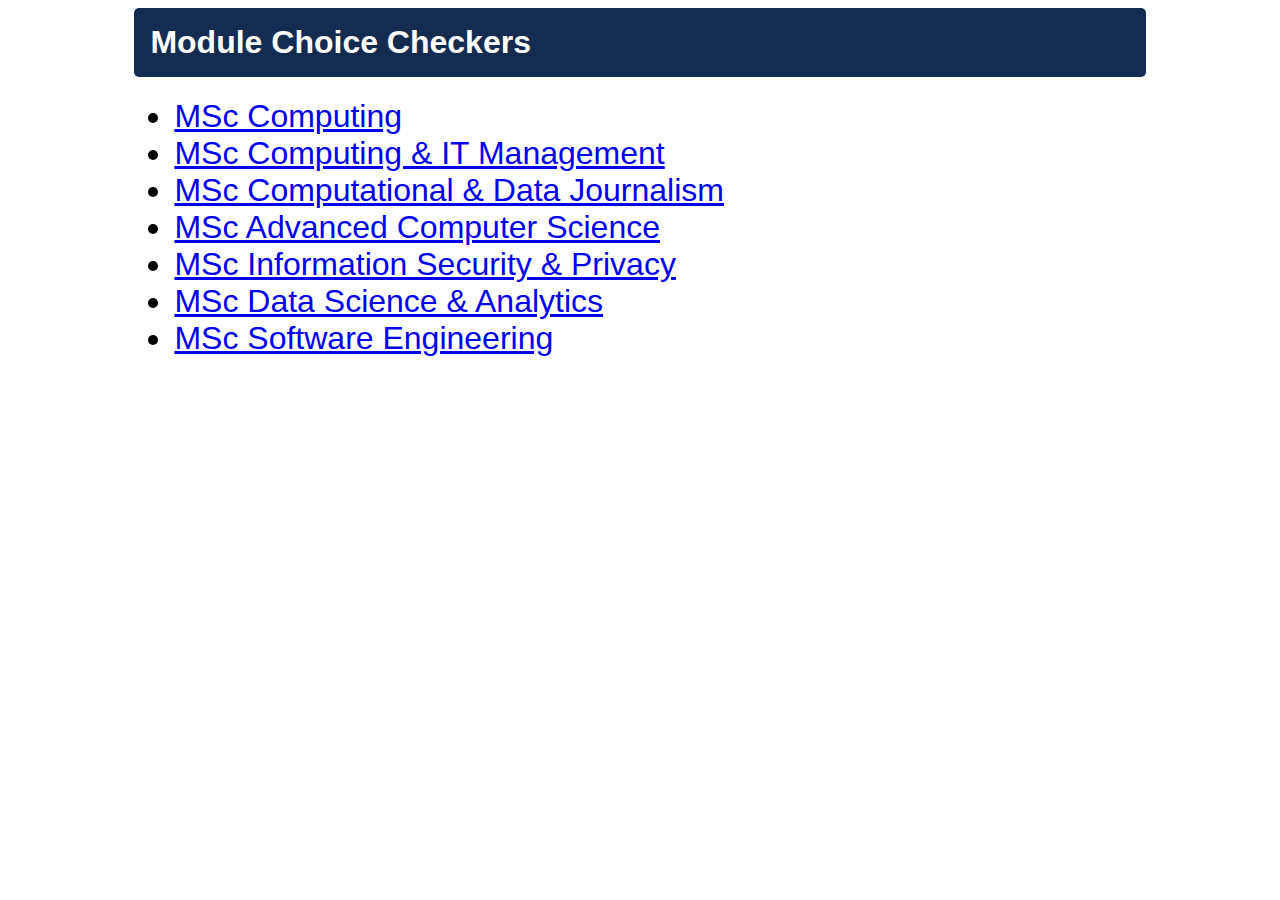
<file: index.html>
<!DOCTYPE html>
<html lang="en">
<head>
    <meta charset="UTF-8">
    <title>Module Choice Checker</title>
    <meta name="viewport" content="width=device-width, initial-scale=1">
    <link rel="stylesheet" href="css/style.css">
</head>
<body>
    <section>
        <h1>Module Choice Checkers</h1>
        <ul class="degrees">
            <li><a href="pfmscmpa.html">MSc Computing</a></li>
            <li><a href="pfmscita.html">MSc Computing &amp; IT Management</a></li>
            <li><a href="pfmscdj.html">MSc Computational &amp; Data Journalism</a></li>
            <li><a href="pfmsadsa.html">MSc Advanced Computer Science</li>
            <li><a href="pfmsispa.html">MSc Information Security &amp; Privacy</li>
            <li><a href="pfmsdsya.html">MSc Data Science &amp; Analytics</li>
            <li><a href="pfmssena.html">MSc Software Engineering</li>
        </ul>
    </section>
</body>
</html>
</file>
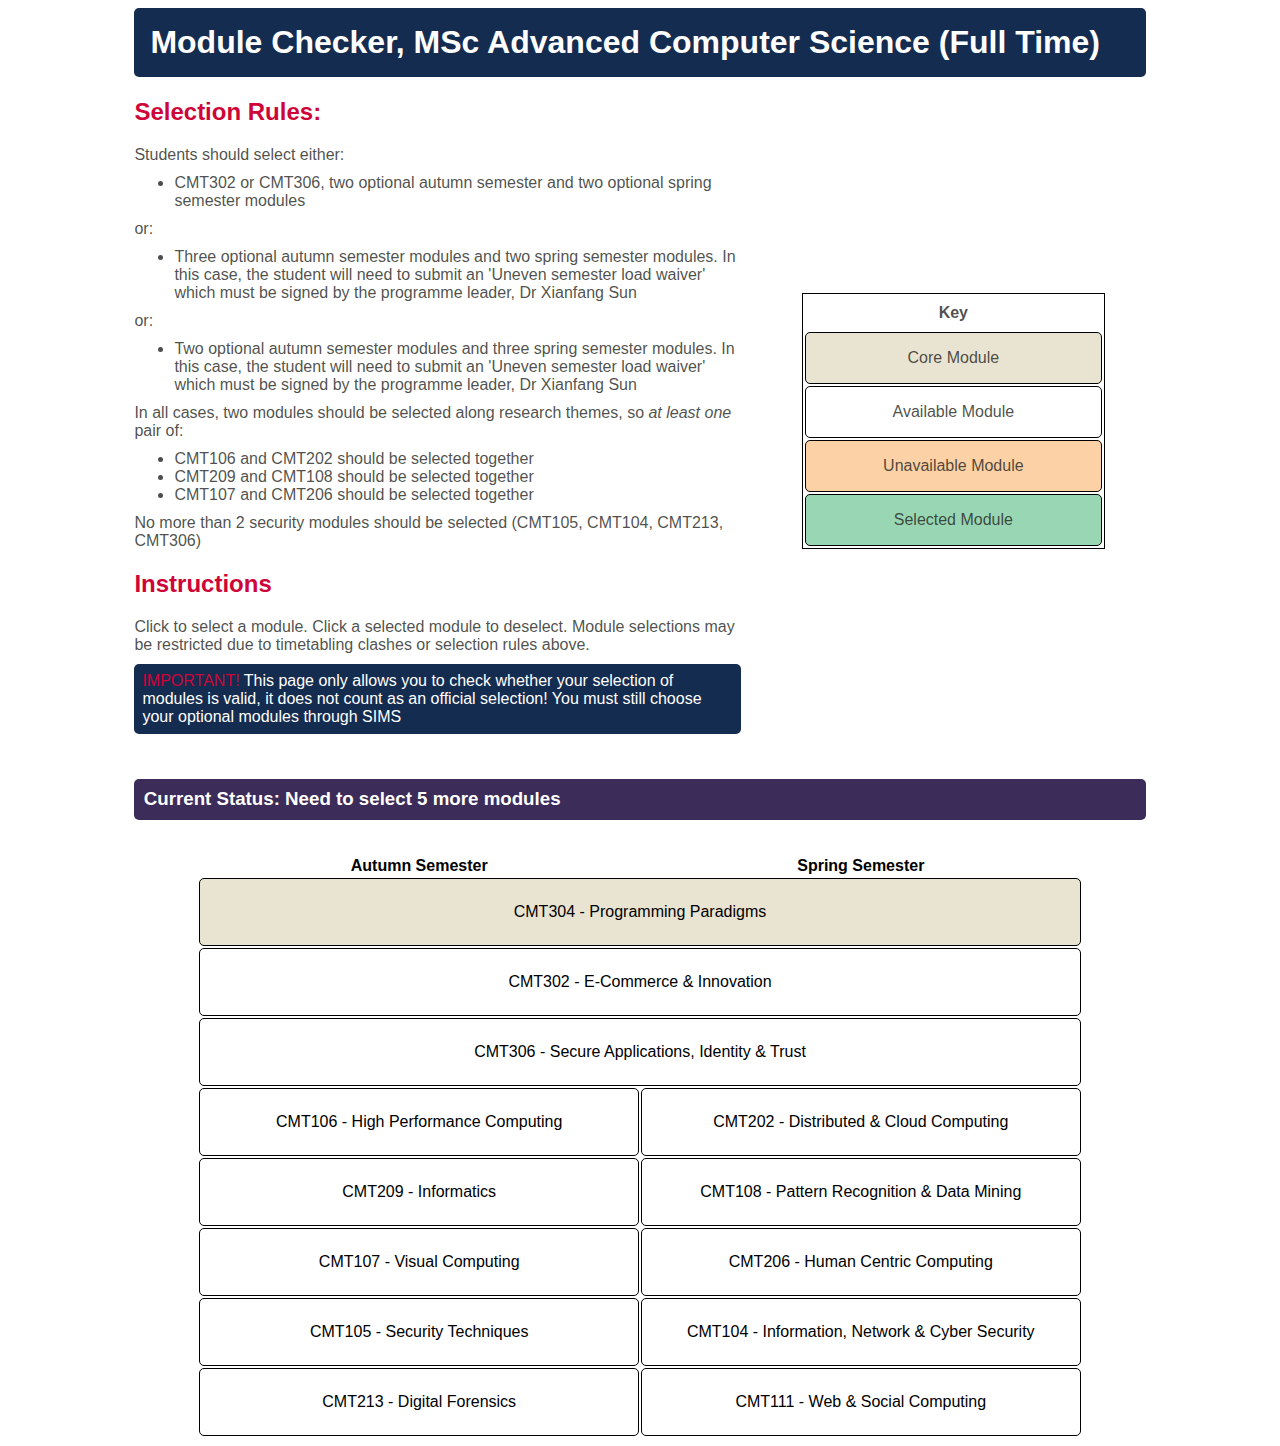
<file: pfmsadsa.html>
<!DOCTYPE html>
<html lang="en">
<head>
    <meta charset="UTF-8">
    <title>MSc Advanced Computer Science (Full Time)</title>
    <link rel="stylesheet" href="css/style.css">
</head>
<body>
    <section class="introduction">
        <h1>Module Checker, MSc Advanced Computer Science (Full Time)</h1>
        <div class="description">
            <h2>Selection Rules:</h2>
            <p>Students should select either:</p>
            <ul>
                <li>CMT302 or CMT306, two optional autumn semester and two optional spring semester modules</li>
            </ul>
            <p>or:</p>
            <ul>
                <li>Three optional autumn semester modules and two spring semester modules. In this case, the student will need to submit an 'Uneven semester load waiver' which must be signed by the programme leader, Dr Xianfang Sun</li>
            </ul>
            <p>or:</p>
            <ul>
                <li>Two optional autumn semester modules and three spring semester modules. In this case, the student will need to submit an 'Uneven semester load waiver' which must be signed by the programme leader, Dr Xianfang Sun</li>
            </ul>
            <p>In all cases, two modules should be selected along research themes, so <em>at least one</em> pair of:</p>
            <ul>
                <li>CMT106 and CMT202 should be selected together</li>
                <li>CMT209 and CMT108 should be selected together</li>
                <li>CMT107 and CMT206 should be selected together</li>
            </ul>
            <p>No more than 2 security modules should be selected (CMT105, CMT104, CMT213, CMT306)</p>
            <h2>Instructions</h2>
            <p class="instructions">Click to select a module. Click a selected module to deselect. Module selections may be restricted due to timetabling clashes or selection rules above.</p>
            <p class="warning"><span class="important">IMPORTANT!</span> This page only allows you to check whether your selection of modules is valid, it does not count as an official selection! You must still choose your optional modules through SIMS</p>
        </div>
        <table class="key">
            <thead>
                <tr><td>Key</td></tr>
            </thead>
            <tr><td class="core">Core Module</td></tr>
            <tr><td class="available">Available Module</td></tr>
            <tr><td class="unavailable">Unavailable Module</td></tr>
            <tr><td class="selected">Selected Module</td></tr>
        </table>
    </section>
    <section>
        <h3>Current Status: <span class="message"></span></h3>
    </section>
    <table>
        <thead>
            <tr>
                <th>Autumn Semester</th>
                <th>Spring Semester</th>
            </tr>
        </thead>
        <tbody>
            <tr>
                <td colspan="2" class="core" id="CMT304">CMT304 - Programming Paradigms</td>
            </tr>
            <tr>
                <td colspan="2" class="available" id="CMT302">CMT302 - E-Commerce &amp; Innovation</td>
            </tr>
            <tr>
                <td colspan="2" class="available" id="CMT306">CMT306 - Secure Applications, Identity &amp; Trust</td>
            </tr>
            <tr>
                <td class="available" id="CMT106">CMT106 - High Performance Computing</td>
                <td class="available" id="CMT202">CMT202 - Distributed &amp; Cloud Computing</td>
            </tr>
            <tr>
                <td class="available" id="CMT209">CMT209 - Informatics</td>
                <td class="available" id="CMT108">CMT108 - Pattern Recognition &amp; Data Mining</td>
            </tr>
            <tr>
                <td class="available" id="CMT107">CMT107 - Visual Computing</td>
                <td class="available" id="CMT206">CMT206 - Human Centric Computing</td>
            </tr>
            <tr>
                <td class="available" id="CMT105">CMT105 - Security Techniques</td>
                <td class="available" id="CMT104">CMT104 - Information, Network &amp; Cyber Security</td>
            </tr>
            <tr>
                <td class="available" id="CMT213">CMT213 - Digital Forensics</td>
                <td class="available" id="CMT111">CMT111 - Web &amp; Social Computing</td>
            </tr>
        </tbody>
    </table>
    <script>
        (function(){
            var securitySelected = [];
            var autumnSelected = [];
            var springSelected = [];
            var selectedModules = [];
            var securityModules = ['CMT306', 'CMT105', 'CMT213', 'CMT104'];
            var autumnModules = ['CMT106', 'CMT209', 'CMT107', 'CMT105', 'CMT213'];
            var springModules = ['CMT202', 'CMT108', 'CMT206', 'CMT104', 'CMT111'];
            var availableModules = ['CMT302', 'CMT306', 'CMT106', 'CMT209', 'CMT107', 'CMT105', 'CMT213', 'CMT202', 'CMT108', 'CMT206', 'CMT104', 'CMT111'];
            var unavailableModules = [];
            var availCopy = [];
            var numOptions = 5;

            function addId(array, id) {
                var idx = array.indexOf(id);
                if(idx === -1) {
                    array.push(id);
                }
            }

            function removeId(array, id) {
                var idx = array.indexOf(id);
                if(idx !== -1) {
                    array.splice(idx, 1);
                }
            }

            function setAvailable(mid, isAvail) {
                if(isAvail) {
                    addId(availableModules, mid);
                    removeId(unavailableModules, mid);
                } else {
                    addId(unavailableModules, mid);
                    removeId(availableModules, mid);
                }
            }

            function clearMessage() {
                var msg = document.getElementsByClassName('message');
                msg[0].innerHTML = '';
            }

            function addMessage(message) {
                var msg = document.getElementsByClassName('message');
                var t = document.createTextNode(message);
                msg[0].appendChild(t);
            }

            function checkCorrect() {
                clearMessage();
                if(selectedModules.length !== numOptions) {
                    var toSelect = numOptions - selectedModules.length;
                    var msgString = 'Need to select ' + toSelect + ' more module';
                    if(toSelect > 1) {
                        msgString += 's';
                    }
                    addMessage(msgString);
                } else if(selectedModules.length === numOptions) {
                    var streamSelected = false;
                    if(selectedModules.indexOf('CMT107') !== -1 && selectedModules.indexOf('CMT206') !== -1) {
                        streamSelected = true;
                    }
                    if(selectedModules.indexOf('CMT106') !== -1 && selectedModules.indexOf('CMT202') !== -1) {
                        streamSelected = true;
                    }
                    if(selectedModules.indexOf('CMT209') !== -1 && selectedModules.indexOf('CMT108') !== -1) {
                        streamSelected = true;
                    }
                    if(!streamSelected) {
                        addMessage(' Need to select modules from one of the research streams');
                    } else {
                        if(selectedModules.indexOf('CMT302') === -1 && selectedModules.indexOf('CMT306') === -1) {
                            addMessage('Three autumn/spring semester modules selected - requires signed form');
                        } else {
                            addMessage('All fine! - now submit your choices on SIMS!');
                        }
                    }
                }
            }

            function doState(selected){

                if(selectedModules.length === numOptions) {
                    availCopy = availableModules.slice(0);
                    for(var i = 0; i < availableModules.length; i++) {
                        addId(unavailableModules, availableModules[i]);
                    }
                    availableModules = [];
                } else {
                    for(var i = 0; i < availCopy.length; i++) {
                        removeId(unavailableModules, availCopy[i]);
                        addId(availableModules, availCopy[i]);
                    }
                    availCopy = [];
                }
                console.log('---------dostate--------');
                console.log('availableModules', availableModules);
                console.log('availCopy', availCopy);
                console.log('unavailableModules', unavailableModules);
                console.log('selectedModules', selectedModules);

                for(var i = 0; i < selectedModules.length; i++){
                    var m = document.getElementById(selectedModules[i]);
                    m.classList.add('selected');
                    m.classList.remove('available');
                    m.classList.remove('unavailable');
                }
                for(var i = 0; i < unavailableModules.length; i++) {
                    if(selectedModules.indexOf(unavailableModules[i]) === -1){
                        var m = document.getElementById(unavailableModules[i]);
                        m.classList.add('unavailable');
                        m.classList.remove('available');
                        m.classList.remove('selected');
                    }
                }
                for(var i = 0; i < availableModules.length; i++) {
                    if(selectedModules.indexOf(availableModules[i]) === -1){
                        var m = document.getElementById(availableModules[i]);
                        m.classList.add('available');
                        m.classList.remove('unavailable');
                        m.classList.remove('selected');
                    }
                }
            }

            var opts = document.getElementsByClassName('available');

            for(var i = 0; i < opts.length; i++) {
                opts[i].addEventListener('click', function(){
                    var m = this.id;

                    var m_elem = document.getElementById(m);

                    if (m_elem.classList.contains('unavailable')) {
                        return;
                    }

                    if(m_elem.classList.contains('selected')){

                        removeId(selectedModules, m);
                        setAvailable(m, true);
                        var toSelect;
                        if(selectedModules.indexOf('CMT302') === -1 && selectedModules.indexOf('CMT306') === -1) {
                            toSelect = 3;
                        } else {
                            toSelect = 2;
                        }
                        if(m === 'CMT106' || m === 'CMT209' || m === 'CMT107' || m === 'CMT105' || m === 'CMT213') {
                            removeId(autumnSelected, m);
                            addId(autumnModules, m);
                        }
                        if(m === 'CMT202' || m === 'CMT108' || m === 'CMT206' || m === 'CMT104' || m === 'CMT111') {
                            removeId(springSelected, m);
                            addId(springModules, m);
                        }
                        if(m === 'CMT306' || m === 'CMT105' || m === 'CMT104' || m === 'CMT213') {
                            removeId(securitySelected, m);
                            addId(securityModules, m);
                        }
                        if(m === 'CMT302') {
                            setAvailable('CMT306', true);
                        }
                        if(m === 'CMT306') {
                            setAvailable('CMT302', true);
                        }
                        if(m === 'CMT213') {
                            setAvailable('CMT106', true);
                            addId(autumnModules, 'CMT106');
                        }
                        if(m === 'CMT106') {
                            setAvailable('CMT213', true);
                            addId(autumnModules, 'CMT213');
                        }
                        if(m === 'CMT105') {
                            setAvailable('CMT107', true);
                            addId(autumnModules, 'CMT107');
                        }
                        if(m === 'CMT107') {
                            setAvailable('CMT105', true);
                            addId(autumnModules, 'CMT105');
                        }
                        if(m === 'CMT206') {
                            setAvailable('CMT104', true);
                            addId(springModules, 'CMT104');
                        }
                        if(m === 'CMT104') {
                            setAvailable('CMT206', true);
                            addId(springModules, 'CMT206');
                        }
                        if(securitySelected.length < 2) {
                            for(var i = 0; i < securityModules.length; i++) {
                                if(unavailableModules.indexOf(securityModules[i]) === -1){
                                    setAvailable(securityModules[i], true);
                                }
                            }
                        }
                        if(autumnSelected.length < toSelect) {
                            for(var i = 0; i < autumnModules.length; i++) {
                                setAvailable(autumnModules[i], true);
                            }
                        }
                        if(springSelected.length < toSelect) {
                            for(var i = 0; i < springModules.length; i++) {
                                setAvailable(springModules[i], true);
                            }
                        }
                        if(springSelected.length < 3 && autumnSelected.length < 3) {
                            if(selectedModules.indexOf('CMT302') === -1 && securitySelected.length < 2 && selectedModules.indexOf('CMT306') === -1) {
                                setAvailable('CMT306', true);
                            }
                            if(selectedModules.indexOf('CMT306') === -1 && selectedModules.indexOf('CMT302') === -1) {
                                setAvailable('CMT302', true);
                            }
                        }
                    } else {
                        setAvailable(m, false);
                        addId(selectedModules, m);
                        var toSelect;
                        if(selectedModules.indexOf('CMT302') === -1 && selectedModules.indexOf('CMT306') === -1) {
                            toSelect = 3;
                        } else {
                            toSelect = 2;
                        }
                        if(m === 'CMT106' || m === 'CMT209' || m === 'CMT107' || m === 'CMT105' || m === 'CMT213') {
                            addId(autumnSelected, m);
                            removeId(autumnModules, m);
                        }
                        if(m === 'CMT202' || m === 'CMT108' || m === 'CMT206' || m === 'CMT104' || m === 'CMT111') {
                            addId(springSelected, m);
                            removeId(springModules, m);
                        }
                        if(m === 'CMT306' || m === 'CMT105' || m === 'CMT104' || m === 'CMT213') {
                            addId(securitySelected, m);
                            removeId(securityModules, m);
                        }
                        if(m === 'CMT302') {
                            setAvailable('CMT306', false);
                        }
                        if(m === 'CMT306') {
                            setAvailable('CMT302', false);
                        }
                        if(m === 'CMT213') {
                            setAvailable('CMT106', false);
                            removeId(autumnModules, 'CMT106');
                        }
                        if(m === 'CMT106') {
                            setAvailable('CMT213', false);
                            removeId(autumnModules, 'CMT213');
                        }
                        if(m === 'CMT105') {
                            setAvailable('CMT107', false);
                            removeId(autumnModules, 'CMT107');
                        }
                        if(m === 'CMT107') {
                            setAvailable('CMT105', false);
                            removeId(autumnModules, 'CMT105');
                        }
                        if(m === 'CMT206') {
                            setAvailable('CMT104', false);
                            removeId(springModules, 'CMT104');
                        }
                        if(m === 'CMT104') {
                            setAvailable('CMT206', false);
                            removeId(springModules, 'CMT206');
                        }
                        if(securitySelected.length >= 2) {
                            for(var i = 0; i < securityModules.length; i++) {
                                if(availableModules.indexOf(securityModules[i]) !== -1) {
                                    setAvailable(securityModules[i], false);
                                }
                            }
                        }
                        if(autumnSelected.length >= toSelect) {
                            for(var i = 0; i < autumnModules.length; i++) {
                                setAvailable(autumnModules[i], false);
                            }
                        }
                        if(springSelected.length >= toSelect) {
                            for(var i = 0; i < springModules.length; i++) {
                                setAvailable(springModules[i], false);
                            }
                        }
                        if(springSelected.length === 3 || autumnSelected.length === 3) {
                            if(availableModules.indexOf('CMT302') !== -1) {
                                setAvailable('CMT302', false);
                            }
                            if(availableModules.indexOf('CMT306') !== -1) {
                                setAvailable('CMT306', false);
                            }
                        }
                    }
                    doState();
                    checkCorrect();
                });
            }
            checkCorrect();
        })();
    </script>
</body>
</html>
</file>
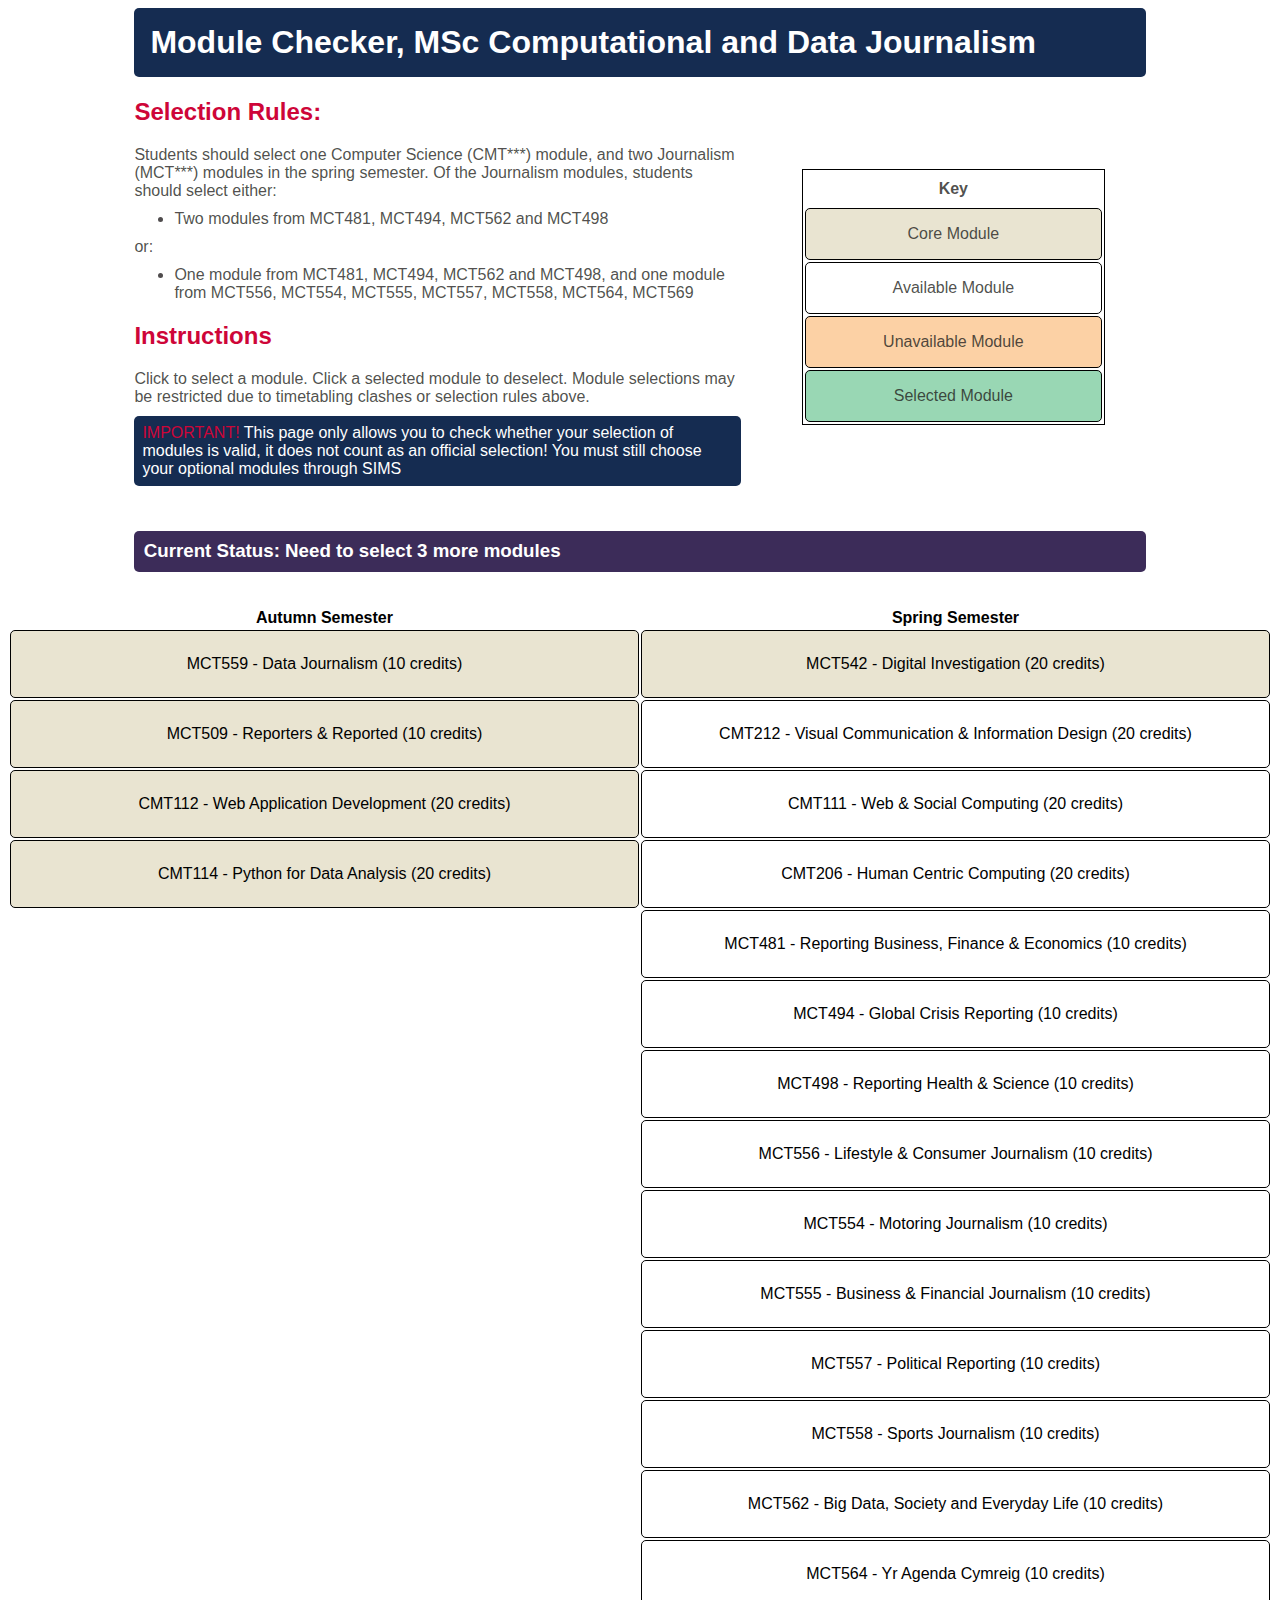
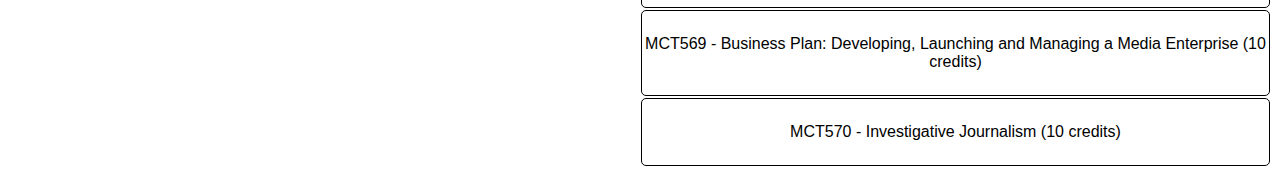
<file: pfmscdj.html>
<!DOCTYPE html>
<html lang="en">
<head>
    <meta charset="UTF-8">
    <title>MSc Computational and Data Journalism</title>
    <meta name="viewport" content="width=device-width, initial-scale=1">
    <link rel="stylesheet" href="css/style.css">
</head>
<body>
    <section class="introduction">
        <h1>Module Checker, MSc Computational and Data Journalism</h1>
        <div class="description">
            <h2>Selection Rules:</h2>
            <p>Students should select one Computer Science (CMT***) module, and two Journalism (MCT***) modules in the spring semester. Of the Journalism modules, students should select either:</p>
            <ul>
                <li>Two modules from MCT481, MCT494, MCT562 and MCT498</li>
            </ul>
            <p>or:</p>
            <ul>
                <li>One module from MCT481, MCT494, MCT562 and MCT498, and one module from MCT556, MCT554, MCT555, MCT557, MCT558, MCT564, MCT569</li>
            </ul>
            <h2>Instructions</h2>
            <p class="instructions">Click to select a module. Click a selected module to deselect. Module selections may be restricted due to timetabling clashes or selection rules above.</p>
            <p class="warning"><span class="important">IMPORTANT!</span> This page only allows you to check whether your selection of modules is valid, it does not count as an official selection! You must still choose your optional modules through SIMS</p>
        </div>
        <table class="key">
            <thead>
                <tr><td>Key</td></tr>
            </thead>
            <tr><td class="core">Core Module</td></tr>
            <tr><td class="available">Available Module</td></tr>
            <tr><td class="unavailable">Unavailable Module</td></tr>
            <tr><td class="selected">Selected Module</td></tr>
        </table>
    </section>
    <section>
        <h3>Current Status: <span class="message"></span></h3>
    </section>
    <table>
        <thead>
            <tr>
                <th>Autumn Semester</th>
                <th>Spring Semester</th>
            </tr>
        </thead>
        <tbody>
            <tr>
                <td class="core" id="MCT559">MCT559 - Data Journalism (10 credits)</td>
                <td class="core" id="MCT542">MCT542 - Digital Investigation (20 credits)</td>
            </tr>
            <tr>
                <td class="core" id="MCT509">MCT509 - Reporters &amp; Reported (10 credits)</td>
                <td class="available" id="CMT212">CMT212 - Visual Communication &amp; Information Design (20 credits)</td>
            </tr>
            <tr>
                <td class="core" id="CMT112">CMT112 - Web Application Development (20 credits)</td>
                <td class="available" id="CMT111">CMT111 - Web &amp; Social Computing (20 credits)</td>
            </tr>
            <tr>
                <td class="core" id="CMT114">CMT114 - Python for Data Analysis (20 credits)</td>
                <td class="available" id="CMT206">CMT206 - Human Centric Computing (20 credits)</td>
            </tr>
            <tr>
                <td class="empty"></td>
                <td class="available" id="MCT481">MCT481 - Reporting Business, Finance &amp; Economics (10 credits)</td>
            </tr>
            <tr>
                <td class="empty"></td>
                <td class="available" id="MCT494">MCT494 - Global Crisis Reporting (10 credits)</td>
            </tr>
            <tr>
                <td class="empty"></td>
                <td class="available" id="MCT498">MCT498 - Reporting Health &amp; Science (10 credits)</td>
            </tr>
            <tr>
                <td class="empty"></td>
                <td class="available" id="MCT556">MCT556 - Lifestyle &amp; Consumer Journalism (10 credits)</td>
            </tr>
            <tr>
                <td class="empty"></td>
                <td class="available" id="MCT554">MCT554 - Motoring Journalism (10 credits)</td>
            </tr>
            <tr>
                <td class="empty"></td>
                <td class="available" id="MCT555">MCT555 - Business &amp; Financial Journalism (10 credits)</td>
            </tr>
            <tr>
                <td class="empty"></td>
                <td class="available" id="MCT557">MCT557 - Political Reporting (10 credits)</td>
            </tr>
            <tr>
                <td class="empty"></td>
                <td class="available" id="MCT558">MCT558 - Sports Journalism (10 credits)</td>
            </tr>
            <tr>
                <td class="empty"></td>
                <td class="available" id="MCT562">MCT562 - Big Data, Society and Everyday Life (10 credits)</td>
            </tr>
            <tr>
                <td class="empty"></td>
                <td class="available" id="MCT564">MCT564 - Yr Agenda Cymreig (10 credits)</td>
            </tr>
            <tr>
                <td class="empty"></td>
                <td class="available" id="MCT569">MCT569 - Business Plan: Developing, Launching and Managing a Media Enterprise (10 credits)</td>
            </tr>
            <tr>
                <td class="empty"></td>
                <td class="available" id="MCT570">MCT570 - Investigative Journalism (10 credits)</td>
            </tr>
        </tbody>
    </table>
    <script>
        (function(){
            var springSelected = [];
            var electiveSelected = [];
            var comscSelected = [];
            var jomecSelected = [];
            var selectedModules = [];
            var springModules = ['MCT481', 'MCT494', 'MCT528', 'MCT498'];
            var electiveModules = ['MCT556', 'MCT554', 'MCT555', 'MCT557', 'MCT558'];
            var comscModules = ['CMT212', 'CMT111', 'CMT206'];
            var jomecModules = ['MCT481', 'MCT494', 'MCT528', 'MCT498', 'MCT556', 'MCT554', 'MCT555', 'MCT557', 'MCT558']
            var availableModules = ['CMT212', 'CMT111', 'CMT206', 'MCT481', 'MCT494', 'MCT528', 'MCT498', 'MCT556', 'MCT554', 'MCT555', 'MCT557', 'MCT558'];
            var unavailableModules = [];
            var availCopy = [];
            var numOptions = 3;

            function addId(array, id) {
                var idx = array.indexOf(id);
                if(idx === -1) {
                    array.push(id);
                }
            }

            function removeId(array, id) {
                var idx = array.indexOf(id);
                if(idx !== -1) {
                    array.splice(idx, 1);
                }
            }

            function setAvailable(mid, isAvail) {
                if(isAvail) {
                    addId(availableModules, mid);
                    removeId(unavailableModules, mid);
                } else {
                    addId(unavailableModules, mid);
                    removeId(availableModules, mid);
                }
            }

            function clearMessage() {
                var msg = document.getElementsByClassName('message');
                msg[0].innerHTML = '';
            }

            function addMessage(message) {
                var msg = document.getElementsByClassName('message');
                var t = document.createTextNode(message);
                msg[0].appendChild(t);
            }

            function checkCorrect() {
                clearMessage();
                if(selectedModules.length !== numOptions) {
                    var toSelect = numOptions - selectedModules.length;
                    var msgString = 'Need to select ' + toSelect + ' more module';
                    if(toSelect > 1) {
                        msgString += 's';
                    }
                    addMessage(msgString);
                } else if(selectedModules.length === numOptions) {
                    addMessage('All fine! - now submit your choices on SIMS!');
                }
            }

            function doState(selected){

                if(selectedModules.length === numOptions) {
                    availCopy = availableModules.slice(0);
                    for(var i = 0; i < availableModules.length; i++) {
                        addId(unavailableModules, availableModules[i]);
                    }
                    availableModules = [];
                } else {
                    for(var i = 0; i < availCopy.length; i++) {
                        removeId(unavailableModules, availCopy[i]);
                        addId(availableModules, availCopy[i]);
                    }
                    availCopy = [];
                }
                console.log('---------dostate--------');
                console.log('availableModules', availableModules);
                console.log('availCopy', availCopy);
                console.log('unavailableModules', unavailableModules);
                console.log('selectedModules', selectedModules);

                for(var i = 0; i < selectedModules.length; i++){
                    var m = document.getElementById(selectedModules[i]);
                    m.classList.add('selected');
                    m.classList.remove('available');
                    m.classList.remove('unavailable');
                }
                for(var i = 0; i < unavailableModules.length; i++) {
                    var m = document.getElementById(unavailableModules[i]);
                    m.classList.add('unavailable');
                    m.classList.remove('available');
                    m.classList.remove('selected');
                }
                for(var i = 0; i < availableModules.length; i++) {
                    var m = document.getElementById(availableModules[i]);
                    m.classList.add('available');
                    m.classList.remove('unavailable');
                    m.classList.remove('selected');
                }
            }

            var opts = document.getElementsByClassName('available');

            for(var i = 0; i < opts.length; i++) {
                opts[i].addEventListener('click', function(){
                    var m = this.id;

                    var m_elem = document.getElementById(m);

                    if (m_elem.classList.contains('unavailable')) {
                        return;
                    }

                    if(m_elem.classList.contains('selected')){

                        removeId(selectedModules, m);
                        addId(availableModules, m);
                        if(m === 'MCT556' || m === 'MCT554' || m === 'MCT555' || m === 'MCT557' || m === 'MCT558') {
                            addId(electiveModules, m);
                            removeId(electiveSelected, m);
                            addId(jomecModules, m);
                            removeId(jomecSelected, m);
                            for(var i = 0; i < electiveModules.length; i++) {
                                setAvailable(electiveModules[i], true)
                            }
                        }
                        if(m === 'MCT481' || m === 'MCT494' || m === 'MCT528' || m === 'MCT528') {
                            addId(springModules, m);
                            removeId(springSelected, m);
                            addId(jomecModules, m);
                            removeId(jomecSelected, m);
                        }
                        if(jomecSelected.length < 2) {
                            if(electiveSelected.length >= 1) {
                                for(var i = 0; i < springModules.length; i ++) {
                                    setAvailable(springModules[i], true);
                                }
                            } else {
                                for(var i = 0; i < jomecModules.length; i++) {
                                    setAvailable(jomecModules[i], true);
                                }
                            }
                        }
                        if(m === 'CMT212' || m === 'CMT111' || m === 'CMT206') {
                            addId(comscModules, m);
                            removeId(comscSelected, m);
                            for(var i = 0; i < comscModules.length; i++) {
                                setAvailable(comscModules[i], true);
                            }
                        }
                        if(m === 'MCT481') {
                            setAvailable('MCT494', true);
                        }
                        if(m === 'MCT494') {
                            setAvailable('MCT481', true);
                        }
                        if(m === 'MCT498') {
                            setAvailable('CMT111', true);
                        }
                        if(m === 'CMT111') {
                            setAvailable('MCT498', true);
                        }

                    } else {
                        removeId(availableModules, m);
                        addId(selectedModules, m);
                        if(m === 'MCT556' || m === 'MCT554' || m === 'MCT555' || m === 'MCT557' || m === 'MCT558') {
                            addId(electiveSelected, m);
                            removeId(electiveModules, m);
                            addId(jomecSelected, m);
                            removeId(jomecModules, m);
                            for(var i = 0; i < electiveModules.length; i++) {
                                setAvailable(electiveModules[i], false)
                            }
                        }
                        if(m === 'MCT481' || m === 'MCT494' || m === 'MCT528' || m === 'MCT528') {
                            addId(springSelected, m);
                            removeId(springModules, m);
                            addId(jomecSelected, m);
                            removeId(jomecModules, m);
                        }
                        if(jomecSelected.length >= 2) {
                            for(var i = 0; i < jomecModules.length; i++) {
                                setAvailable(jomecModules[i], false);
                            }
                        }
                        if(m === 'CMT212' || m === 'CMT111' || m === 'CMT206') {
                            addId(comscSelected, m);
                            removeId(comscModules, m);
                            for(var i = 0; i < comscModules.length; i++) {
                                setAvailable(comscModules[i], false);
                            }
                        }
                        if(m === 'MCT481') {
                            setAvailable('MCT494', false);
                        }
                        if(m === 'MCT494') {
                            setAvailable('MCT481', false);
                        }
                        if(m === 'MCT498') {
                            setAvailable('CMT111', false);
                        }
                        if(m === 'CMT111') {
                            setAvailable('MCT498', false);
                        }
                    }
                    doState();
                    checkCorrect();
                });
            }
            checkCorrect();
        })();
    </script>
</body>
</html>
</file>
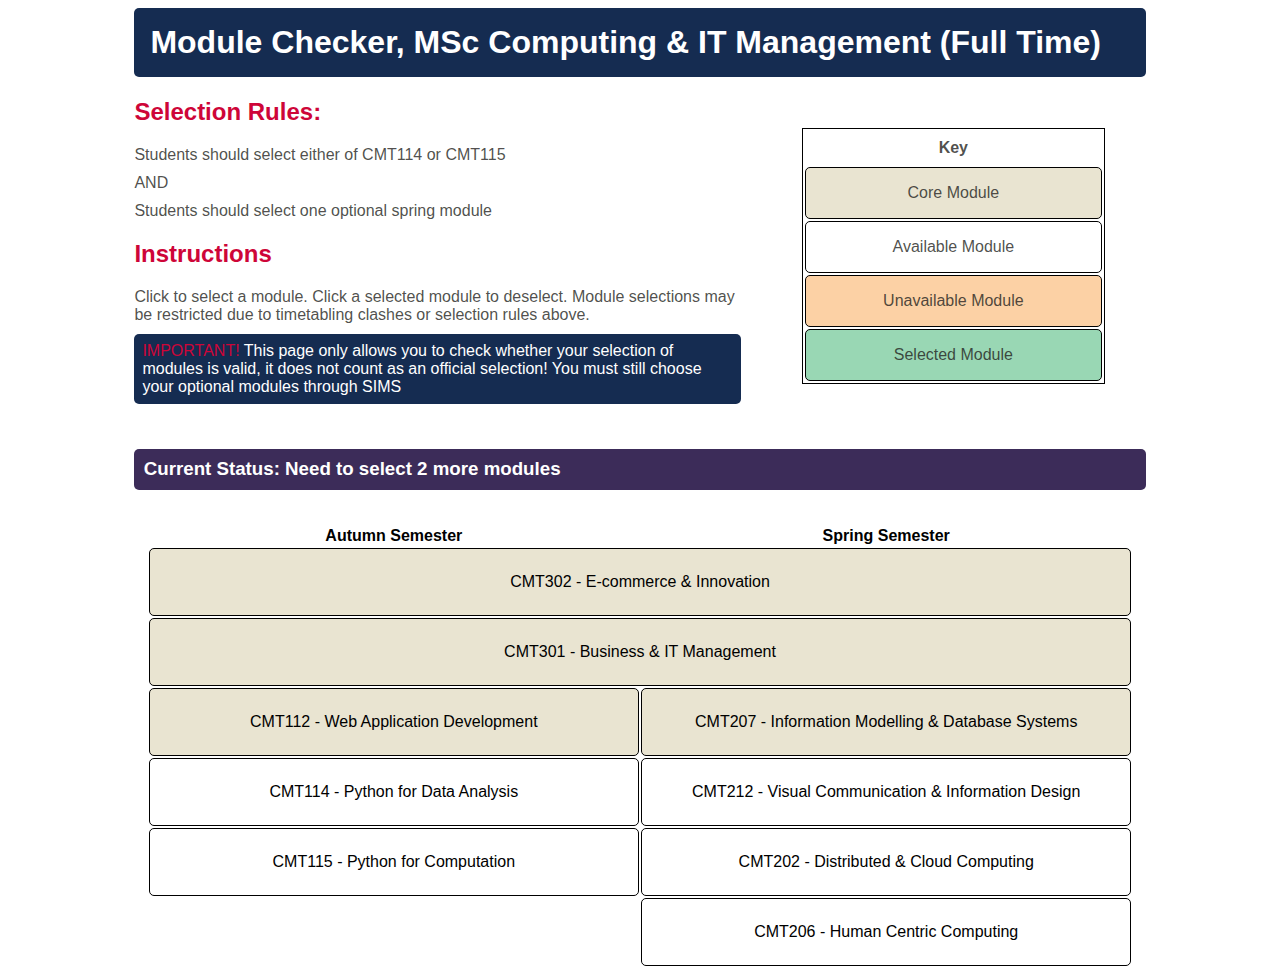
<file: pfmscita.html>
<!DOCTYPE html>
<html lang="en">
<head>
    <meta charset="UTF-8">
    <title>MSc Computing &amp; IT Management (Full Time)</title>
    <meta name="viewport" content="width=device-width, initial-scale=1">
    <link rel="stylesheet" href="css/style.css">
</head>
<body>
    <section class="introduction">
        <h1>Module Checker, MSc Computing &amp; IT Management (Full Time)</h1>
        <div class="description">
            <h2>Selection Rules:</h2>
            <p>Students should select either of CMT114 or CMT115</p>
            <p>AND</p>
            <p>Students should select one optional spring module</p>
            <h2>Instructions</h2>
            <p class="instructions">Click to select a module. Click a selected module to deselect. Module selections may be restricted due to timetabling clashes or selection rules above.</p>
            <p class="warning"><span class="important">IMPORTANT!</span> This page only allows you to check whether your selection of modules is valid, it does not count as an official selection! You must still choose your optional modules through SIMS</p>
        </div>
        <table class="key">
            <thead>
                <tr><td>Key</td></tr>
            </thead>
            <tr><td class="core">Core Module</td></tr>
            <tr><td class="available">Available Module</td></tr>
            <tr><td class="unavailable">Unavailable Module</td></tr>
            <tr><td class="selected">Selected Module</td></tr>
        </table>
    </section>
    <section>
        <h3>Current Status: <span class="message"></span></h3>
    </section>
    <table>
        <thead>
            <tr>
                <th>Autumn Semester</th>
                <th>Spring Semester</th>
            </tr>
        </thead>
        <tbody>
            <tr>
                <td class="core" colspan="2" id="CMT302">CMT302 - E-commerce &amp; Innovation</td>
            </tr>
            <tr>
                <td class="core" colspan="2" id="CMT301">CMT301 - Business &amp; IT Management</td>
            </tr>

            <tr>
                <td class="core" id="CMT112">CMT112 - Web Application Development</td>
                <td class="core" id="CMT207">CMT207 - Information Modelling &amp; Database Systems</td>
            </tr>
            <tr>
                <td class="available" id="CMT114">CMT114 - Python for Data Analysis</td>
                <td class="available" id="CMT212">CMT212 - Visual Communication &amp; Information Design</td>
            </tr>
            <tr>
                <td class="available" id="CMT115">CMT115 - Python for Computation</td>
                <td class="available" id="CMT202">CMT202 - Distributed &amp; Cloud Computing</td>
            </tr>
            <tr>
                <td class="empty"></td>
                <td class="available" id="CMT206">CMT206 - Human Centric Computing</td>
            </tr>
        </tbody>
    </table>
    <script>
        (function(){
            var selectedModules = [];
            var autumnSelected = [];
            var springSelected = [];
            var springModules = ['CMT202', 'CMT206', 'CMT212'];
            var autumnModules = ['CMT114', 'CMT115'];
            var availableModules = ['CMT114', 'CMT115', 'CMT202', 'CMT206', 'CMT212'];
            var unavailableModules = [];
            var availCopy = [];
            var numOptions = 2;
            var numAutumn = 1;
            var numSpring = 1;

            function addId(array, id) {
                var idx = array.indexOf(id);
                if(idx === -1) {
                    array.push(id);
                }
            }

            function removeId(array, id) {
                var idx = array.indexOf(id);
                if(idx !== -1) {
                    array.splice(idx, 1);
                }
            }

            function setAvailable(mid, isAvail) {
                if(isAvail) {
                    addId(availableModules, mid);
                    removeId(unavailableModules, mid);
                } else {
                    addId(unavailableModules, mid);
                    removeId(availableModules, mid);
                }
            }

            function clearMessage() {
                var msg = document.getElementsByClassName('message');
                msg[0].innerHTML = '';
            }

            function addMessage(message) {
                var msg = document.getElementsByClassName('message');
                var t = document.createTextNode(message);
                msg[0].appendChild(t);
            }

            function checkCorrect() {
                clearMessage();
                if(selectedModules.length !== numOptions) {
                    var toSelect = numOptions - selectedModules.length;
                    var msgString = 'Need to select ' + toSelect + ' more module';
                    if(toSelect > 1) {
                        msgString += 's';
                    }
                    addMessage(msgString);
                } else if(selectedModules.length === numOptions) {
                    addMessage('All fine! - now submit your choices on SIMS!');
                }
            }

            function doState(selected){

                if(selectedModules.length === numOptions) {
                    availCopy = availableModules.slice(0);
                    for(var i = 0; i < availableModules.length; i++) {
                        addId(unavailableModules, availableModules[i]);
                    }
                    availableModules = [];
                } else {
                    for(var i = 0; i < availCopy.length; i++) {
                        removeId(unavailableModules, availCopy[i]);
                        addId(availableModules, availCopy[i]);
                    }
                    availCopy = [];
                }
                console.log('---------dostate--------');
                console.log('availableModules', availableModules);
                console.log('availCopy', availCopy);
                console.log('unavailableModules', unavailableModules);
                console.log('selectedModules', selectedModules);
                console.log('springModules', springModules);
                console.log('springSelected', springSelected);
                console.log('autumnModules', autumnModules);
                console.log('autumnSelected', autumnSelected);
                

                for(var i = 0; i < selectedModules.length; i++){
                    var m = document.getElementById(selectedModules[i]);
                    m.classList.add('selected');
                    m.classList.remove('available');
                    m.classList.remove('unavailable');
                }
                for(var i = 0; i < unavailableModules.length; i++) {
                    var m = document.getElementById(unavailableModules[i]);
                    m.classList.add('unavailable');
                    m.classList.remove('available');
                    m.classList.remove('selected');
                }
                for(var i = 0; i < availableModules.length; i++) {
                    var m = document.getElementById(availableModules[i]);
                    m.classList.add('available');
                    m.classList.remove('unavailable');
                    m.classList.remove('selected');
                }
            }

            var opts = document.getElementsByClassName('available');

            for(var i = 0; i < opts.length; i++) {
                opts[i].addEventListener('click', function(){
                    var m = this.id;

                    var m_elem = document.getElementById(m);

                    if (m_elem.classList.contains('unavailable')) {
                        return;
                    }

                    if(m_elem.classList.contains('selected')){

                        if(m === 'CMT114' || m === 'CMT115') {
                            removeId(autumnSelected, m);
                            addId(autumnModules, m);  
                        }

                        if(m === 'CMT212' || m === 'CMT202' || m === 'CMT206') {
                            removeId(springSelected, m);
                            addId(springModules, m);
                        }

                        if(autumnSelected.length < numAutumn) {
                            for(var i = 0; i < autumnModules.length; i++) {
                                setAvailable(autumnModules[i], true);
                            }
                        }
                        if(springSelected.length < numSpring) {
                            for(var i = 0; i < springModules.length; i++) {
                                setAvailable(springModules[i], true);
                            }
                        }

                        removeId(selectedModules, m);
                        addId(availableModules, m);


                    } else {
    
                        if(m === 'CMT114' || m === 'CMT115') {
                            addId(autumnSelected, m);
                            removeId(autumnModules, m);  
                        }

                        if(m === 'CMT212' || m === 'CMT202' || m === 'CMT206') {
                            addId(springSelected, m);
                            removeId(springModules, m);
                        }


                        if(autumnSelected.length >= numAutumn) {
                            for(var i = 0; i < autumnModules.length; i++) {
                                setAvailable(autumnModules[i], false);
                            }
                        }
                        if(springSelected.length >= numSpring) {
                            for(var i = 0; i < springModules.length; i++) {
                                setAvailable(springModules[i], false);
                            }
                        }

                        addId(selectedModules, m);
                        removeId(availableModules, m);
                    }
                    doState();
                    checkCorrect();
                });
            }
            checkCorrect();
        })();
    </script>
</body>
</html>
</file>
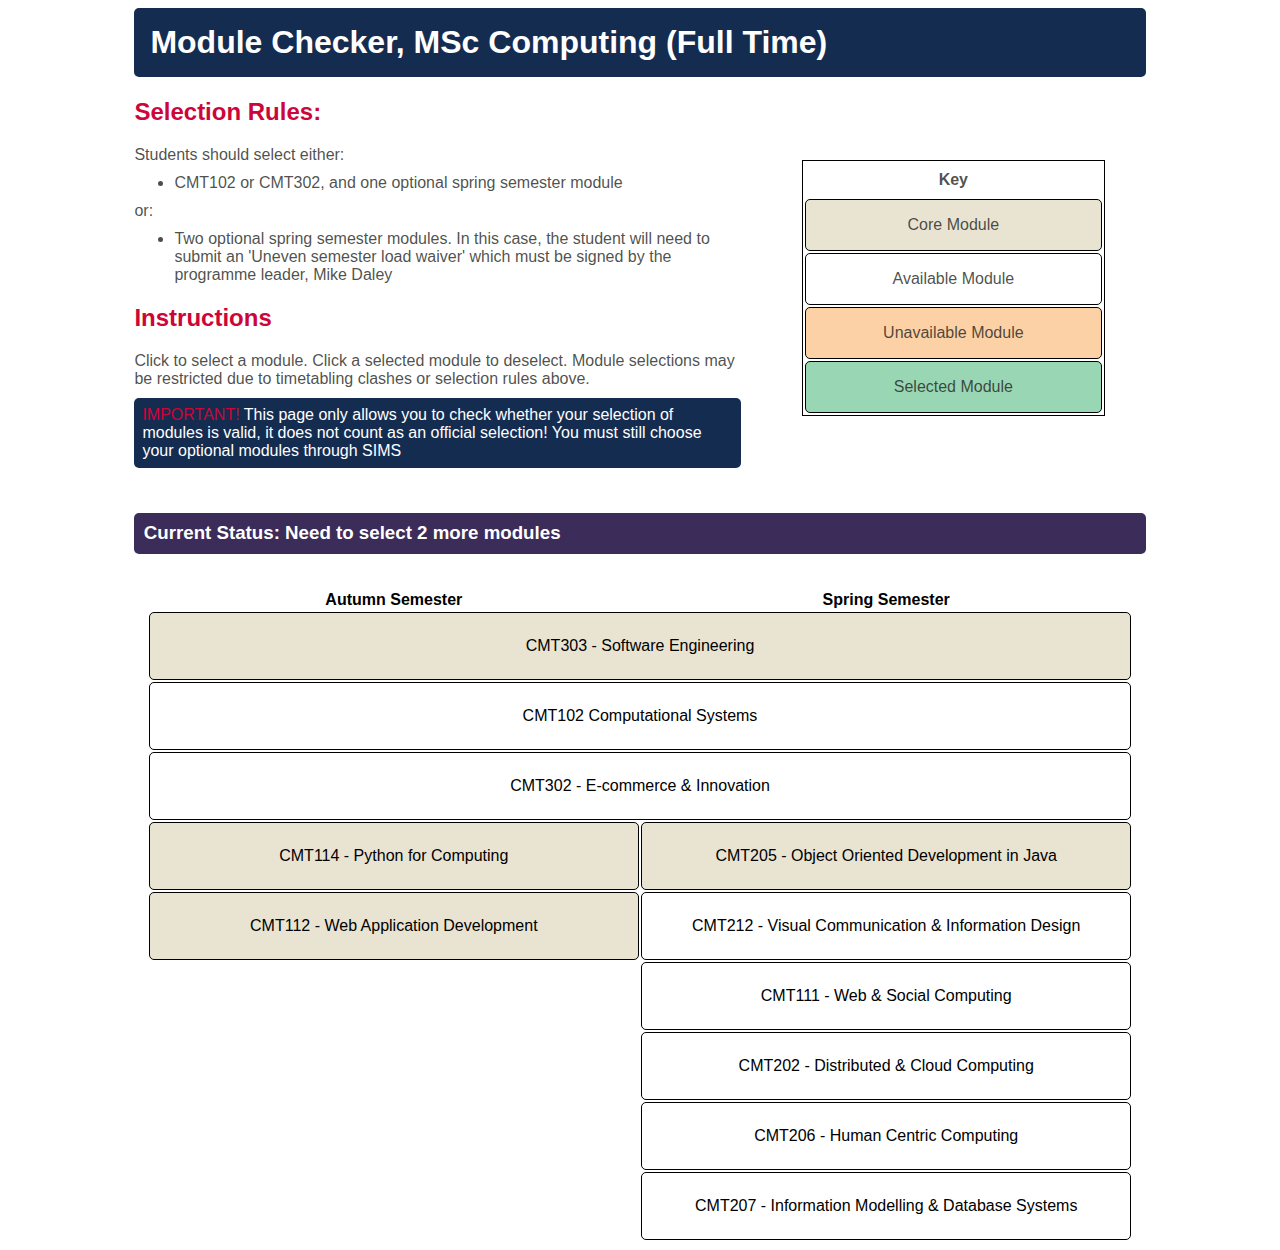
<file: pfmscmpa.html>
<!DOCTYPE html>
<html lang="en">
<head>
    <meta charset="UTF-8">
    <title>MSc Computing (Full Time)</title>
    <link rel="stylesheet" href="css/style.css">
</head>
<body>
    <section class="introduction">
        <h1>Module Checker, MSc Computing (Full Time)</h1>
        <div class="description">
            <h2>Selection Rules:</h2>
            <p>Students should select either:</p>
            <ul>
                <li>CMT102 or CMT302, and one optional spring semester module</li>
            </ul>
            <p>or:</p>
            <ul>
                <li>Two optional spring semester modules. In this case, the student will need to submit an 'Uneven semester load waiver' which must be signed by the programme leader, Mike Daley</li>
            </ul>
            <h2>Instructions</h2>
            <p class="instructions">Click to select a module. Click a selected module to deselect. Module selections may be restricted due to timetabling clashes or selection rules above.</p>
            <p class="warning"><span class="important">IMPORTANT!</span> This page only allows you to check whether your selection of modules is valid, it does not count as an official selection! You must still choose your optional modules through SIMS</p>
        </div>
        <table class="key">
            <thead>
                <tr><td>Key</td></tr>
            </thead>
            <tr><td class="core">Core Module</td></tr>
            <tr><td class="available">Available Module</td></tr>
            <tr><td class="unavailable">Unavailable Module</td></tr>
            <tr><td class="selected">Selected Module</td></tr>
        </table>
    </section>
    <section>
        <h3>Current Status: <span class="message"></span></h3>
    </section>
    <table>
        <thead>
            <tr>
                <th>Autumn Semester</th>
                <th>Spring Semester</th>
            </tr>
        </thead>
        <tbody>
            <tr>
                <td colspan="2" class="core" id="CMT303">CMT303 - Software Engineering</td>
            </tr>
            <tr>
                <td class="available" colspan="2" id="CMT102">CMT102 Computational Systems</td>
            </tr>
            <tr>
                <td class="available" colspan="2" id="CMT302">CMT302 - E-commerce &amp; Innovation</td>
            </tr>
            <tr>
                <td class="core" id="CMT103">CMT114 - Python for Computing</td>
                <td class="core" id="CMT205">CMT205 - Object Oriented Development in Java</td>
            </tr>
            <tr>
                <td class="core" id="CMT112">CMT112 - Web Application Development</td>
                <td class="available" id="CMT212">CMT212 - Visual Communication &amp; Information Design</td>
            </tr>
            <tr>
                <td class="empty"></td>
                <td class="available" id="CMT111">CMT111 - Web &amp; Social Computing</td>
            </tr>
            <tr>
                <td class="empty"></td>
                <td class="available" id="CMT202">CMT202 - Distributed &amp; Cloud Computing</td>
            </tr>
            <tr>
                <td class="empty"></td>
                <td class="available" id="CMT206">CMT206 - Human Centric Computing</td>
            </tr>
            <tr>
                <td class="empty"></td>
                <td class="available" id="CMT207">CMT207 - Information Modelling &amp; Database Systems</td>
            </tr>
        </tbody>
    </table>
    <script>
        (function(){
            var selectedModules = [];
            var availableModules = ['CMT102', 'CMT302', 'CMT212', 'CMT111', 'CMT202', 'CMT206', 'CMT207'];
            var unavailableModules = [];
            var availCopy = [];
            var numOptions = 2;

            function addId(array, id) {
                var idx = array.indexOf(id);
                if(idx === -1) {
                    array.push(id);
                }
            }

            function removeId(array, id) {
                var idx = array.indexOf(id);
                if(idx !== -1) {
                    array.splice(idx, 1);
                }
            }

            function setAvailable(mid, isAvail) {
                if(isAvail) {
                    addId(availableModules, mid);
                    removeId(unavailableModules, mid);
                } else {
                    addId(unavailableModules, mid);
                    removeId(availableModules, mid);
                }
            }

            function clearMessage() {
                var msg = document.getElementsByClassName('message');
                msg[0].innerHTML = '';
            }

            function addMessage(message) {
                var msg = document.getElementsByClassName('message');
                var t = document.createTextNode(message);
                msg[0].appendChild(t);
            }

            function checkCorrect() {
                clearMessage();
                if(selectedModules.length !== numOptions) {
                    var toSelect = numOptions - selectedModules.length;
                    var msgString = 'Need to select ' + toSelect + ' more module';
                    if(toSelect > 1) {
                        msgString += 's';
                    }
                    addMessage(msgString);
                } else if(selectedModules.length === numOptions) {
                    if(selectedModules.indexOf('CMT302') === -1 && selectedModules.indexOf('CMT102') === -1) {
                        addMessage('Two spring semester modules selected - requires signed form');
                    } else {
                        addMessage('All fine! - now submit your choices on SIMS!');
                    }
                }
            }

            function doState(selected){

                if(selectedModules.length === numOptions) {
                    availCopy = availableModules.slice(0);
                    for(var i = 0; i < availableModules.length; i++) {
                        addId(unavailableModules, availableModules[i]);
                    }
                    availableModules = [];
                } else {
                    for(var i = 0; i < availCopy.length; i++) {
                        removeId(unavailableModules, availCopy[i]);
                        addId(availableModules, availCopy[i]);
                    }
                    availCopy = [];
                }
                console.log('---------dostate--------');
                console.log('availableModules', availableModules);
                console.log('availCopy', availCopy);
                console.log('unavailableModules', unavailableModules);
                console.log('selectedModules', selectedModules);

                for(var i = 0; i < selectedModules.length; i++){
                    var m = document.getElementById(selectedModules[i]);
                    m.classList.add('selected');
                    m.classList.remove('available');
                    m.classList.remove('unavailable');
                }
                for(var i = 0; i < unavailableModules.length; i++) {
                    var m = document.getElementById(unavailableModules[i]);
                    m.classList.add('unavailable');
                    m.classList.remove('available');
                    m.classList.remove('selected');
                }
                for(var i = 0; i < availableModules.length; i++) {
                    var m = document.getElementById(availableModules[i]);
                    m.classList.add('available');
                    m.classList.remove('unavailable');
                    m.classList.remove('selected');
                }
            }

            var opts = document.getElementsByClassName('available');

            for(var i = 0; i < opts.length; i++) {
                opts[i].addEventListener('click', function(){
                    var m = this.id;

                    var m_elem = document.getElementById(m);

                    if (m_elem.classList.contains('unavailable')) {
                        return;
                    }

                    if(m_elem.classList.contains('selected')){

                        removeId(selectedModules, m);
                        addId(availableModules, m);

                        if(m === 'CMT102') {
                            setAvailable('CMT302', true);
                        }
                        if(m === 'CMT302') {
                            setAvailable('CMT102', true);
                        }
                        if(m === 'CMT212') {
                            setAvailable('CMT206', true);
                        }
                        if(m === 'CMT206') {
                            setAvailable('CMT212', true);
                        }
                        if(m === 'CMT111') {
                            setAvailable('CMT207', true);
                        }
                        if(m === 'CMT207') {
                            setAvailable('CMT111', true);
                        }
                    } else {
                        removeId(availableModules, m);
                        addId(selectedModules, m);

                        if(m === 'CMT102') {
                            setAvailable('CMT302', false);
                        }
                        if(m === 'CMT302') {
                            setAvailable('CMT102', false);
                        }
                        if(m === 'CMT212') {
                            setAvailable('CMT206', false);
                        }
                        if(m === 'CMT206') {
                            setAvailable('CMT212', false);
                        }
                        if(m === 'CMT111') {
                            setAvailable('CMT207', false);
                        }
                        if(m === 'CMT207') {
                            setAvailable('CMT111', false);
                        }
                    }
                    doState();
                    checkCorrect();
                });
            }
            checkCorrect();
        })();
    </script>
</body>
</html>
</file>
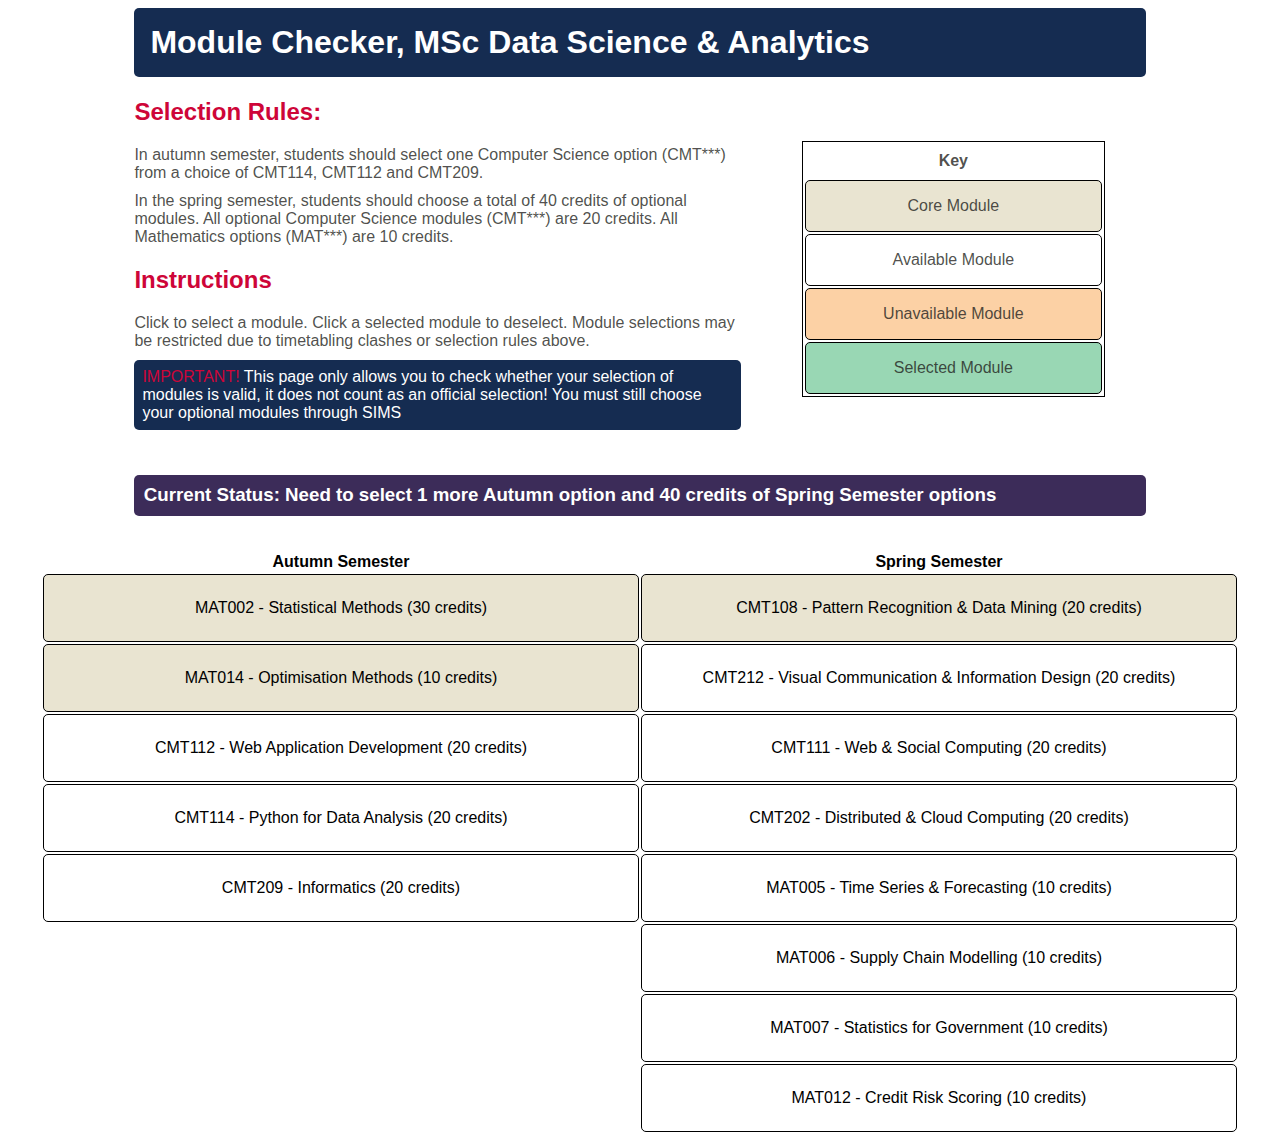
<file: pfmsdsya.html>
<!DOCTYPE html>
<html lang="en">
<head>
    <meta charset="UTF-8">
    <title>MSc Data Science and Analytics</title>
    <meta name="viewport" content="width=device-width, initial-scale=1">
    <link rel="stylesheet" href="css/style.css">
</head>
<body>
    <section class="introduction">
        <h1>Module Checker, MSc Data Science &amp; Analytics</h1>
        <div class="description">
            <h2>Selection Rules:</h2>
            <p>In autumn semester, students should select one Computer Science option (CMT***) from a choice of CMT114, CMT112 and CMT209.</p>
            <p>In the spring semester, students should choose a total of 40 credits of optional modules. All optional Computer Science modules (CMT***) are 20 credits. All Mathematics options (MAT***) are 10 credits.</p>
            <h2>Instructions</h2>
            <p class="instructions">Click to select a module. Click a selected module to deselect. Module selections may be restricted due to timetabling clashes or selection rules above.</p>
            <p class="warning"><span class="important">IMPORTANT!</span> This page only allows you to check whether your selection of modules is valid, it does not count as an official selection! You must still choose your optional modules through SIMS</p>
        </div>
        <table class="key">
            <thead>
                <tr><td>Key</td></tr>
            </thead>
            <tr><td class="core">Core Module</td></tr>
            <tr><td class="available">Available Module</td></tr>
            <tr><td class="unavailable">Unavailable Module</td></tr>
            <tr><td class="selected">Selected Module</td></tr>
        </table>
    </section>
    <section>
        <h3>Current Status: <span class="message"></span></h3>
    </section>
    <table>
        <thead>
            <tr>
                <th>Autumn Semester</th>
                <th>Spring Semester</th>
            </tr>
        </thead>
        <tbody>
            <tr>
                <td class="core" id="MAT002">MAT002 - Statistical Methods (30 credits)</td>
                <td class="core" id="CMT108">CMT108 - Pattern Recognition &amp; Data Mining (20 credits)</td>
            </tr>
            <tr>
                <td class="core" id="MAT014">MAT014 - Optimisation Methods (10 credits)</td>
                <td class="available" id="CMT212">CMT212 - Visual Communication &amp; Information Design (20 credits)</td>
            </tr>
            <tr>
                <td class="available" id="CMT112">CMT112 - Web Application Development (20 credits)</td>
                <td class="available" id="CMT111">CMT111 - Web &amp; Social Computing (20 credits)</td>
            </tr>
            <tr>
                <td class="available" id="CMT114">CMT114 - Python for Data Analysis (20 credits)</td>
                <td class="available" id="CMT202">CMT202 - Distributed &amp; Cloud Computing (20 credits)</td>
            </tr>
            <tr>
                <td class="available" id="CMT209">CMT209 - Informatics (20 credits)</td>
                <td class="available" id="MAT005">MAT005 - Time Series &amp; Forecasting (10 credits)</td>
            </tr>
            <tr>
                <td class="empty"></td>
                <td class="available" id="MAT006">MAT006 - Supply Chain Modelling (10 credits)</td>
            </tr>
            <tr>
                <td class="empty"></td>
                <td class="available" id="MAT007">MAT007 - Statistics for Government (10 credits)</td>
            </tr>
            <tr>
                <td class="empty"></td>
                <td class="available" id="MAT012">MAT012 - Credit Risk Scoring (10 credits)</td>
            </tr>
        </tbody>
    </table>
    <script>
        (function(){
            var autumnSelected = [];
            var springComscSelected = [];
            var springMathsSelected = [];
            var selectedModules = [];
            var autumnModules = ['CMT112', 'CMT114', 'CMT209'];
            var springComscModules = ['CMT212', 'CMT111', 'CMT202'];
            var springMathsModules = ['MAT005', 'MAT006', 'MAT007', 'MAT012'];
            var availableModules = ['CMT112', 'CMT114', 'CMT209', 'CMT212', 'CMT111', 'CMT202', 'MAT005', 'MAT006', 'MAT007', 'MAT012'];
            var unavailableModules = [];
            var availCopy = [];
            var numAutumnOptions = 1;
            var creditsToSelect = 40;
            var selectedCredits = 0;

            function addId(array, id) {
                var idx = array.indexOf(id);
                if(idx === -1) {
                    array.push(id);
                }
            }

            function removeId(array, id) {
                var idx = array.indexOf(id);
                if(idx !== -1) {
                    array.splice(idx, 1);
                }
            }

            function setAvailable(mid, isAvail) {
                if(isAvail) {
                    addId(availableModules, mid);
                    removeId(unavailableModules, mid);
                } else {
                    addId(unavailableModules, mid);
                    removeId(availableModules, mid);
                }
            }

            function clearMessage() {
                var msg = document.getElementsByClassName('message');
                msg[0].innerHTML = '';
            }

            function addMessage(message) {
                var msg = document.getElementsByClassName('message');
                var t = document.createTextNode(message);
                msg[0].appendChild(t);
            }

            function checkCorrect() {
                clearMessage();
                var msgString = '';
                if(autumnSelected.length < numAutumnOptions || selectedCredits < creditsToSelect) {
                    msgString += 'Need to select ';
                }
                if(autumnSelected.length < numAutumnOptions) {
                    msgString += '1 more Autumn option ';
                }
                if(autumnSelected.length < numAutumnOptions && selectedCredits < creditsToSelect) {
                    msgString += 'and ';
                }
                if(selectedCredits < creditsToSelect) {
                    msgString += (creditsToSelect - selectedCredits) + ' credits of Spring Semester options';
                }
                addMessage(msgString);
                if(autumnSelected.length === numAutumnOptions && selectedCredits === creditsToSelect) {
                    addMessage('All fine! - now submit your choices on SIMS!');
                }
            }

            function doState(selected){

                if(autumnSelected.length === numAutumnOptions && selectedCredits === creditsToSelect) {
                    availCopy = availableModules.slice(0);
                    for(var i = 0; i < availableModules.length; i++) {
                        addId(unavailableModules, availableModules[i]);
                    }
                    availableModules = [];
                } else {
                    for(var i = 0; i < availCopy.length; i++) {
                        removeId(unavailableModules, availCopy[i]);
                        addId(availableModules, availCopy[i]);
                    }
                    availCopy = [];
                }
                console.log('---------dostate--------');
                console.log('availableModules', availableModules);
                console.log('availCopy', availCopy);
                console.log('unavailableModules', unavailableModules);
                console.log('selectedModules', selectedModules);

                for(var i = 0; i < selectedModules.length; i++){
                    var m = document.getElementById(selectedModules[i]);
                    m.classList.add('selected');
                    m.classList.remove('available');
                    m.classList.remove('unavailable');
                }
                for(var i = 0; i < unavailableModules.length; i++) {
                    var m = document.getElementById(unavailableModules[i]);
                    m.classList.add('unavailable');
                    m.classList.remove('available');
                    m.classList.remove('selected');
                }
                for(var i = 0; i < availableModules.length; i++) {
                    var m = document.getElementById(availableModules[i]);
                    m.classList.add('available');
                    m.classList.remove('unavailable');
                    m.classList.remove('selected');
                }
            }

            var opts = document.getElementsByClassName('available');

            for(var i = 0; i < opts.length; i++) {
                opts[i].addEventListener('click', function(){
                    var m = this.id;

                    var m_elem = document.getElementById(m);

                    if (m_elem.classList.contains('unavailable')) {
                        return;
                    }

                    if(m_elem.classList.contains('selected')){

                        removeId(selectedModules, m);
                        addId(availableModules, m);

                        if(m === 'CMT112' || m === 'CMT114' || m === 'CMT209') {
                            addId(autumnModules, m);
                            removeId(autumnSelected, m);
                            for(var i = 0; i < autumnModules.length; i++) {
                                setAvailable(autumnModules[i], true);
                            }
                        }
                        if(m === 'CMT212' || m === 'CMT111' || m === 'CMT202') {
                            addId(springComscModules, m);
                            removeId(springComscSelected, m);
                            selectedCredits -= 20;
                        }
                        if(m === 'MAT005' || m === 'MAT006' || m === 'MAT007' || m === 'MAT012') {
                            addId(springMathsModules, m);
                            removeId(springMathsSelected, m);
                            selectedCredits -= 10;
                        }
                        if(m === 'CMT111') {
                            setAvailable('MAT005', true);
                            setAvailable('MAT007', true);
                        }
                        if(m === 'MAT005') {
                            if(document.getElementById('MAT007').classList.contains('selected')) {
                                setAvailable('CMT111', false);
                                removeId(springComscModules, 'CMT111');
                            } else {
                                setAvailable('CMT111', true);
                                addId(springComscModules, 'CMT111');
                            }
                        }
                        if(m === 'MAT007') {
                            if(document.getElementById('MAT005').classList.contains('selected')) {
                                setAvailable('CMT111', false);
                                removeId(springComscModules, 'CMT111');
                            } else {
                                setAvailable('CMT111', true);
                                addId(springComscModules, 'CMT111');
                            }
                        }
                        if(selectedCredits < creditsToSelect) {
                            for(var i = 0; i < springMathsModules.length; i++) {
                                setAvailable(springMathsModules[i], true);
                            }
                            for(var i = 0; i < springComscModules.length; i++) {
                                setAvailable(springComscModules[i], true);
                            }
                        }
                        if(selectedCredits < (creditsToSelect-10)) {
                            for(var i = 0; i < springComscModules.length; i++) {
                                setAvailable(springComscModules[i], true);
                            }
                        }

                    } else {
                        removeId(availableModules, m);
                        addId(selectedModules, m);
                        if(m === 'CMT112' || m === 'CMT114' || m === 'CMT209') {
                            addId(autumnSelected, m);
                            removeId(autumnModules, m);
                            for(var i = 0; i < autumnModules.length; i++) {
                                setAvailable(autumnModules[i], false);
                            }
                        }
                        if(m === 'CMT212' || m === 'CMT111' || m === 'CMT202') {
                            addId(springComscSelected, m);
                            removeId(springComscModules, m);
                            selectedCredits += 20;
                        }
                        if(m === 'MAT005' || m === 'MAT006' || m === 'MAT007' || m === 'MAT012') {
                            addId(springMathsSelected, m);
                            removeId(springMathsModules, m);
                            selectedCredits += 10;
                        }
                        if(m === 'CMT111') {
                            setAvailable('MAT005', false);
                            setAvailable('MAT007', false);
                        }
                        if(m === 'MAT005') {
                            setAvailable('CMT111', false);
                        }
                        if(m === 'MAT007') {
                            setAvailable('CMT111', false);
                        }
                        if(selectedCredits >= creditsToSelect) {
                            for(var i = 0; i < springMathsModules.length; i++) {
                                setAvailable(springMathsModules[i], false);
                            }
                            for(var i = 0; i < springComscModules.length; i++) {
                                setAvailable(springComscModules[i], false);
                            }
                        }
                        if(selectedCredits >= (creditsToSelect-10)) {
                            for(var i = 0; i < springComscModules.length; i++) {
                                setAvailable(springComscModules[i], false);
                            }
                        }
                    }
                    doState();
                    checkCorrect();
                });
            }
            checkCorrect();
        })();
    </script>
</body>
</html>
</file>
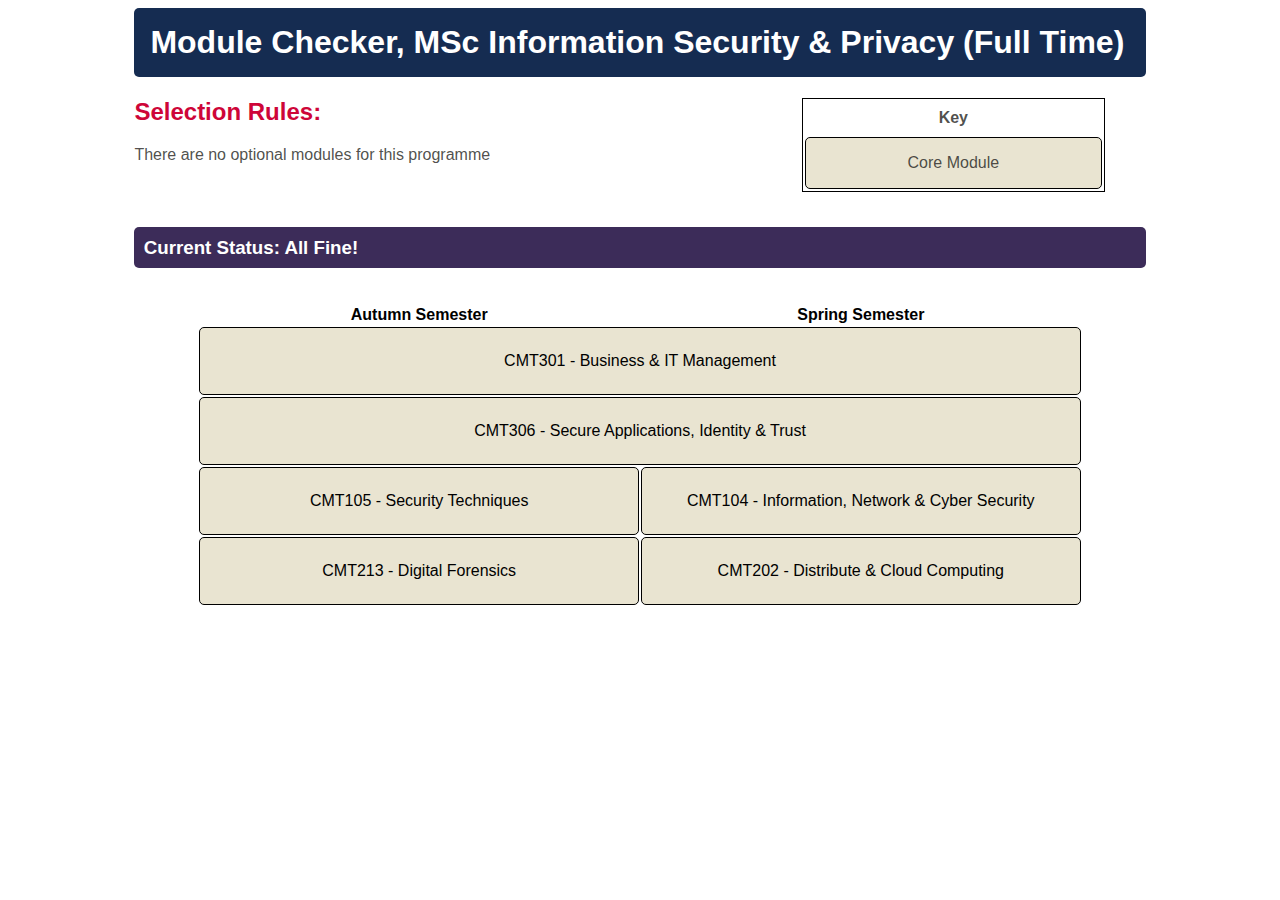
<file: pfmsispa.html>
<!DOCTYPE html>
<html lang="en">
<head>
    <meta charset="UTF-8">
    <title>MSc Information Security &amp; Privacy (Full Time)</title>
    <meta name="viewport" content="width=device-width, initial-scale=1">
    <link rel="stylesheet" href="css/style.css">
</head>
<body>
    <section class="introduction">
        <h1>Module Checker, MSc Information Security &amp; Privacy (Full Time)</h1>
        <div class="description">
            <h2>Selection Rules:</h2>
            <p>There are no optional modules for this programme</p>
        </div>
        <table class="key">
            <thead>
                <tr><td>Key</td></tr>
            </thead>
            <tr><td class="core">Core Module</td></tr>
        </table>
    </section>
    <section>
        <h3>Current Status: <span class="message">All Fine!</span></h3>
    </section>
    <table>
        <thead>
            <tr>
                <th>Autumn Semester</th>
                <th>Spring Semester</th>
            </tr>
        </thead>
        <tbody>
            <tr>
                <td colspan="2" class="core" id="CMT301">CMT301 - Business &amp; IT Management</td>
            </tr>
            <tr>
                <td class="core" colspan="2" id="CMT306">CMT306 - Secure Applications, Identity &amp; Trust</td>
            </tr>
            <tr>
                <td class="core" id="CMT105">CMT105 - Security Techniques</td>
                <td class="core" id="CMT104">CMT104 - Information, Network &amp; Cyber Security</td>
            </tr>
            <tr>
                <td class="core" id="CMT213">CMT213 - Digital Forensics</td>
                <td class="core" id="CMT202">CMT202 - Distribute &amp; Cloud Computing</td>
            </tr>
        </tbody>
    </table>
</body>
</html>
</file>
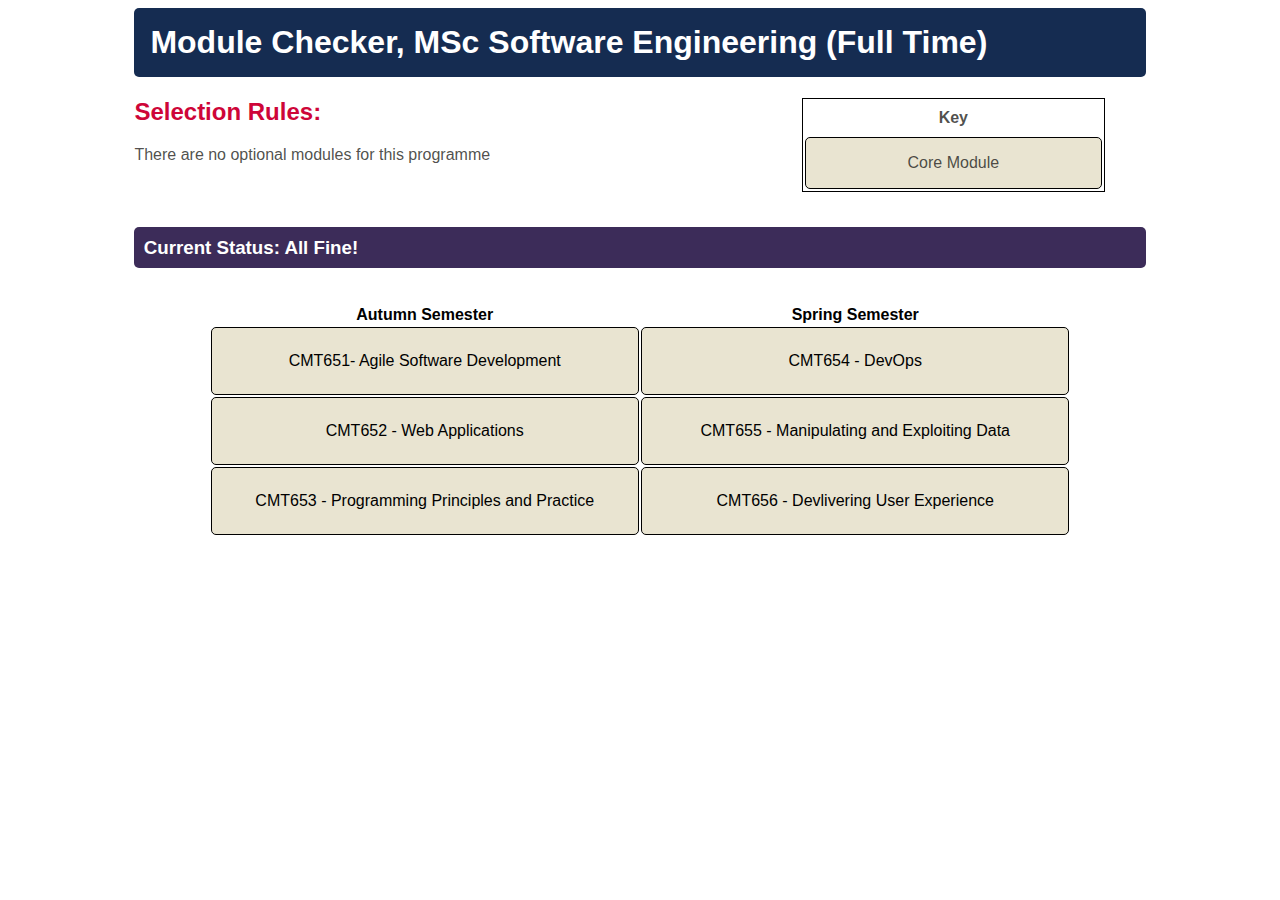
<file: pfmssena.html>
<!DOCTYPE html>
<html lang="en">
<head>
    <meta charset="UTF-8">
    <title>MSc Information Security &amp; Privacy (Full Time)</title>
    <meta name="viewport" content="width=device-width, initial-scale=1">
    <link rel="stylesheet" href="css/style.css">
</head>
<body>
    <section class="introduction">
        <h1>Module Checker, MSc Software Engineering (Full Time)</h1>
        <div class="description">
            <h2>Selection Rules:</h2>
            <p>There are no optional modules for this programme</p>
        </div>
        <table class="key">
            <thead>
                <tr><td>Key</td></tr>
            </thead>
            <tr><td class="core">Core Module</td></tr>
        </table>
    </section>
    <section>
        <h3>Current Status: <span class="message">All Fine!</span></h3>
    </section>
    <table>
        <thead>
            <tr>
                <th>Autumn Semester</th>
                <th>Spring Semester</th>
            </tr>
        </thead>
        <tbody>
            <tr>
                <td class="core" id="CMT651">CMT651- Agile Software Development</td>
                <td class="core" id="CMT654">CMT654 - DevOps</td>
            </tr>
            <tr>
                <td class="core" id="CMT652">CMT652 - Web Applications</td>
                <td class="core" id="CMT655">CMT655 - Manipulating and Exploiting Data</td>
            </tr>
            <tr>
                <td class="core" id="CMT653">CMT653 - Programming Principles and Practice</td>
                <td class="core" id="CMT656">CMT656 - Devlivering User Experience</td>
            </tr>
        </tbody>
    </table>
</body>
</html>
</file>
<file: css/style.css>
body {
    font-family: "Franklin Gothic Book","Helvetica Neue",Helvetica,Arial,sans-serif;
    box-sizing: border-box;
}

table {
    margin: auto;
}

td {
    padding-top: 1.5em;
    padding-bottom: 1.5em;
    text-align: center;
    width: 40%;
    border: 1px solid #000;
    border-radius: 5px;
}

ul {
    margin-top: 0;
    margin-bottom: 0;
}

.degrees {
    font-size: 2em;;
}

.introduction {
    display: flex;
    flex-direction: row;
    flex-flow: row wrap;
    font-weight: 400;
    color: rgba(35, 31, 32, 0.8);
}

.introduction h1 {
    flex: 1 100%
}

.description {
    width: 60%;
    margin-right: 20px;
}

.key {
    width: 30%;
}

table.key {
    border: 1px solid #000;
}

table.key td {
    padding-top: 1em;
    padding-bottom: 1em;
}

table.key thead td {
    padding-top: 0.5em;
    padding-bottom: 0.5em;
    border: none;
    font-weight: 700;
}

.message p {
    color: rgb(206, 5, 56);
}

.instructions {
    font-size: 1em;
}

.core {
    background-color: rgba(200, 187, 141, 0.4);
}

.empty {
    border: none;
}

.available:hover{
    background-color: rgba(29, 15, 51, 0.4);
}

.selected {
    background-color: rgba(0, 154, 68, 0.4);
}

.selected:hover {
    background-color: rgba(0, 154, 68, 0.6);
}

.unavailable {
    background-color: rgba(247, 141, 30, 0.4);
}

.unavailable:hover {
    background-color: rgba(247, 141, 30, 0.4);
}

.important {
    color: rgb(206, 5, 56);
}

.warning {
    background-color: rgb(21, 44, 81);
    padding: 0.5em;
    border-radius: 5px;
    color: #fff;
}

.clear {
    clear: both;
}

p {
    margin-top: 10px;
    margin-bottom: 10px;
}

h1 {
    background-color: rgb(21, 44, 81);
    padding: 0.5em;
    border-radius: 5px;
    color: #fff;
    margin-top: 0;
}

h2 {
    color: rgb(206, 5, 56);
}

h3 {
    background-color: rgb(60, 44, 89);
    padding: 0.5em;
    border-radius: 5px;
    color: #fff;
}

h2:first-of-type {
    margin-top: 0;
}

section {
    width: 80%;
    margin: auto;
    padding-bottom: 1em;
}
</file>
